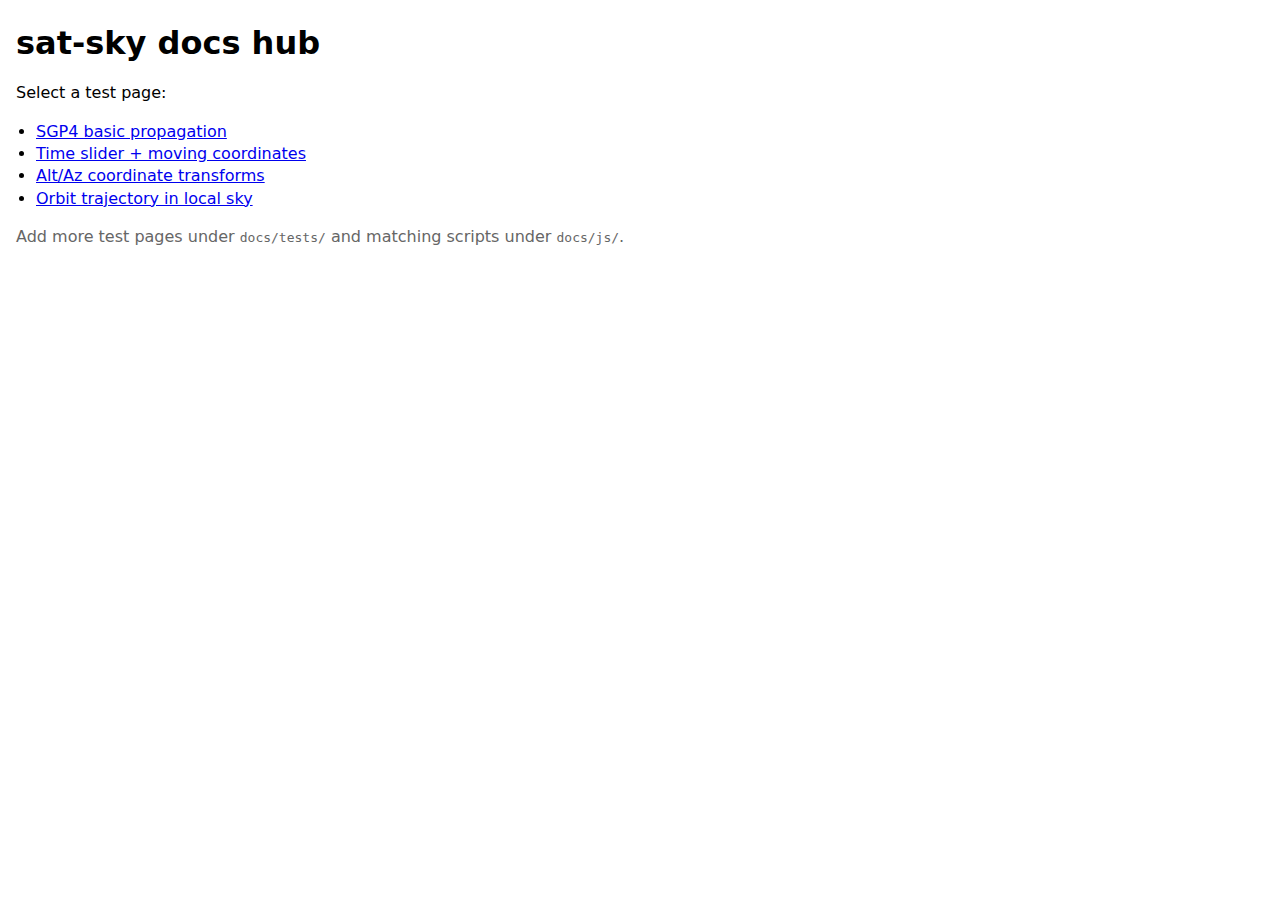
<file: docs/index.html>
<!doctype html>
<html lang="en">
<head>
  <meta charset="utf-8" />
  <meta name="viewport" content="width=device-width,initial-scale=1" />
  <title>sat-sky docs</title>
  <link rel="stylesheet" href="css/style.css" />
</head>
<body>
  <h1>sat-sky docs hub</h1>
  <p>Select a test page:</p>

  <ul>
    <li><a href="tests/sgp4-basic.html">SGP4 basic propagation</a></li>
    <li><a href="tests/time-slider.html">Time slider + moving coordinates</a></li>
    <li><a href="tests/altaz.html">Alt/Az coordinate transforms</a></li>
    <li><a href="tests/sky-trajectory.html">Orbit trajectory in local sky</a></li>
  </ul>

  <p class="muted">Add more test pages under <code>docs/tests/</code> and matching scripts under <code>docs/js/</code>.</p>
</body>
</html>
</file>
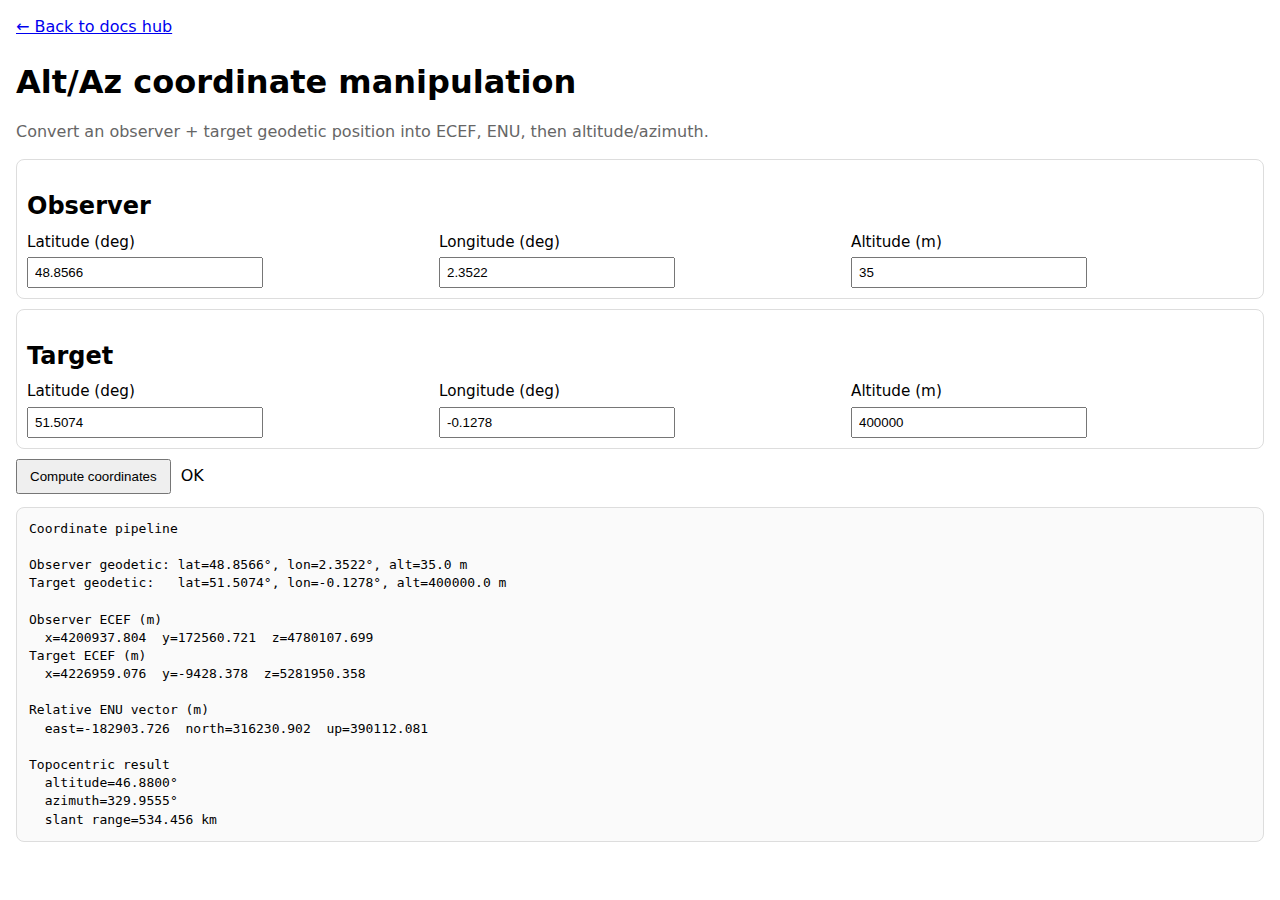
<file: docs/tests/altaz.html>
<!doctype html>
<html lang="en">
<head>
  <meta charset="utf-8" />
  <meta name="viewport" content="width=device-width,initial-scale=1" />
  <title>sat-sky — alt/az test</title>
  <link rel="stylesheet" href="../css/style.css" />
</head>
<body>
  <p><a href="../index.html">← Back to docs hub</a></p>
  <h1>Alt/Az coordinate manipulation</h1>
  <p class="muted">Convert an observer + target geodetic position into ECEF, ENU, then altitude/azimuth.</p>

  <div class="panel">
    <h2>Observer</h2>
    <div class="grid3">
      <label>Latitude (deg)<input id="obs-lat" type="number" step="0.0001" value="48.8566" /></label>
      <label>Longitude (deg)<input id="obs-lon" type="number" step="0.0001" value="2.3522" /></label>
      <label>Altitude (m)<input id="obs-alt" type="number" step="1" value="35" /></label>
    </div>
  </div>

  <div class="panel">
    <h2>Target</h2>
    <div class="grid3">
      <label>Latitude (deg)<input id="tgt-lat" type="number" step="0.0001" value="51.5074" /></label>
      <label>Longitude (deg)<input id="tgt-lon" type="number" step="0.0001" value="-0.1278" /></label>
      <label>Altitude (m)<input id="tgt-alt" type="number" step="1" value="400000" /></label>
    </div>
  </div>

  <div class="row">
    <button id="compute">Compute coordinates</button>
    <span id="status"></span>
  </div>

  <pre id="out">Ready.</pre>

  <script type="module" src="../js/altaz.js"></script>
</body>
</html>
</file>
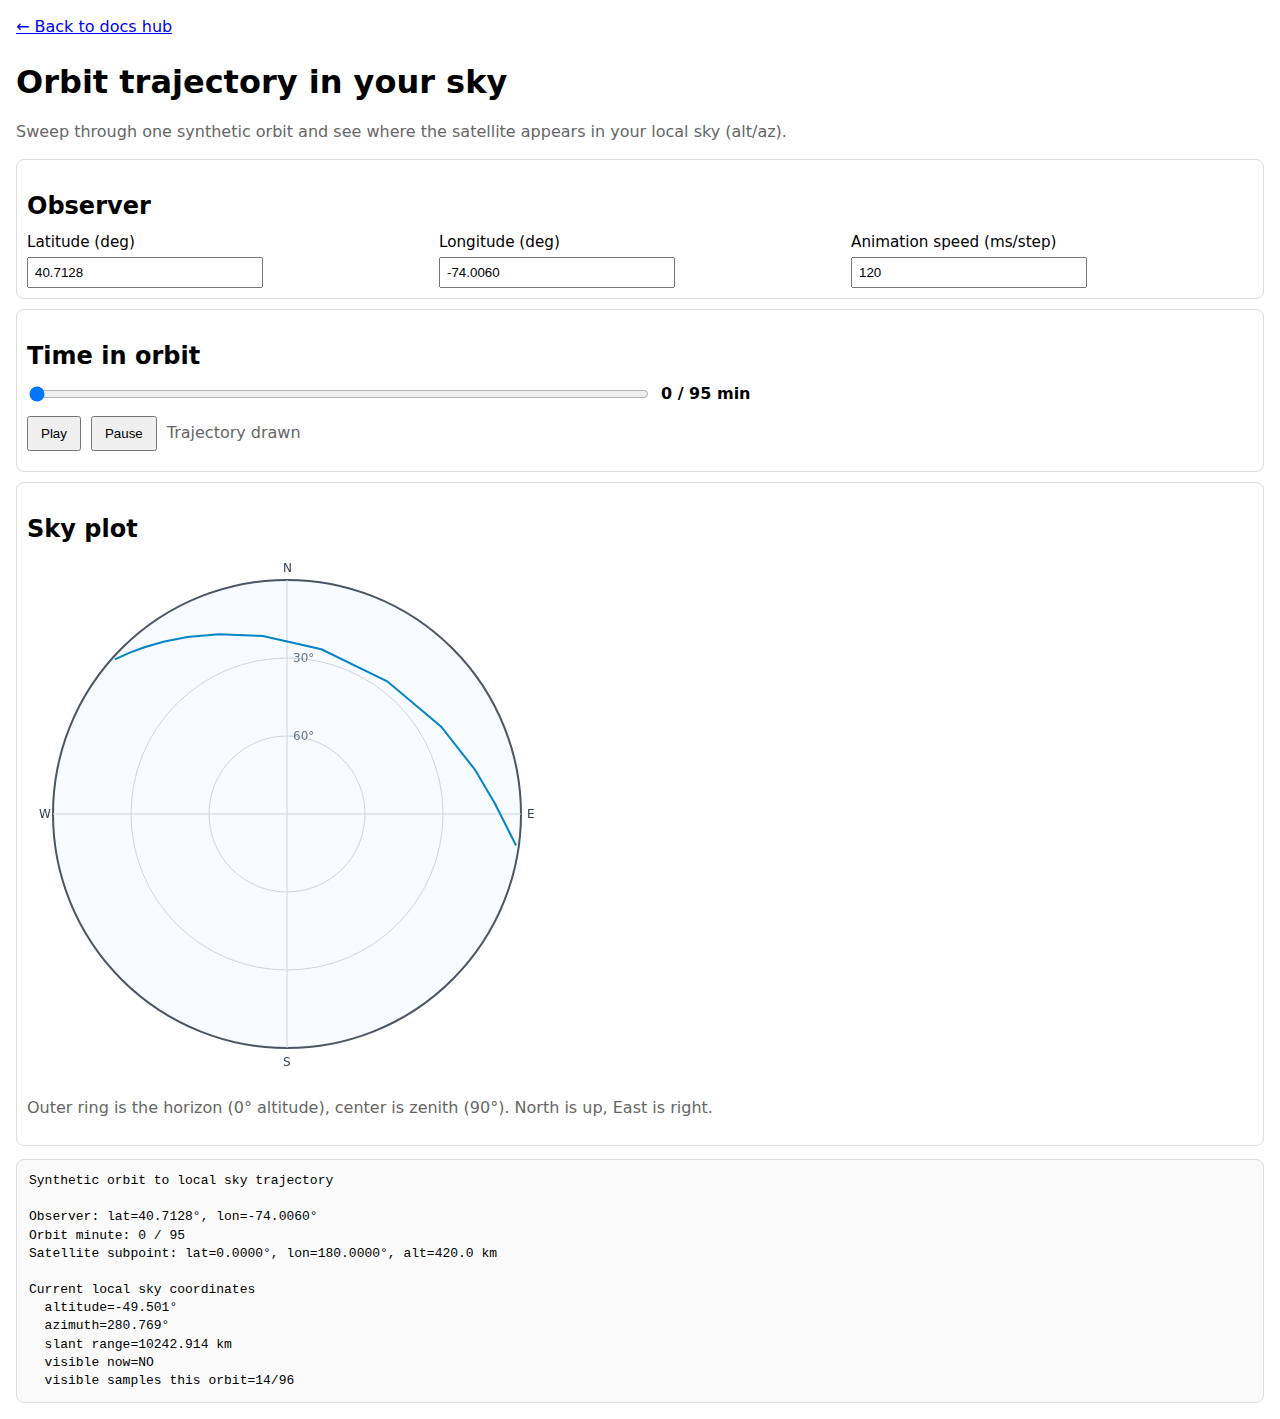
<file: docs/tests/sky-trajectory.html>
<!doctype html>
<html lang="en">
<head>
  <meta charset="utf-8" />
  <meta name="viewport" content="width=device-width,initial-scale=1" />
  <title>sat-sky — sky trajectory</title>
  <link rel="stylesheet" href="../css/style.css" />
</head>
<body>
  <p><a href="../index.html">← Back to docs hub</a></p>
  <h1>Orbit trajectory in your sky</h1>
  <p class="muted">Sweep through one synthetic orbit and see where the satellite appears in your local sky (alt/az).</p>

  <div class="panel">
    <h2>Observer</h2>
    <div class="grid3">
      <label>Latitude (deg)<input id="obs-lat" type="number" step="0.0001" value="40.7128" /></label>
      <label>Longitude (deg)<input id="obs-lon" type="number" step="0.0001" value="-74.0060" /></label>
      <label>Animation speed (ms/step)<input id="step-ms" type="number" step="10" min="20" value="120" /></label>
    </div>
  </div>

  <div class="panel">
    <h2>Time in orbit</h2>
    <div class="row">
      <input id="time-slider" type="range" min="0" max="95" step="1" value="0" />
      <strong id="time-label">0 / 95 min</strong>
    </div>
    <div class="row">
      <button id="play">Play</button>
      <button id="pause">Pause</button>
      <span id="status" class="muted"></span>
    </div>
  </div>

  <div class="panel">
    <h2>Sky plot</h2>
    <canvas id="sky-canvas" width="520" height="520" aria-label="Sky trajectory plot"></canvas>
    <p class="muted">Outer ring is the horizon (0° altitude), center is zenith (90°). North is up, East is right.</p>
  </div>

  <pre id="out">Loading…</pre>

  <script type="module" src="../js/sky-trajectory.js"></script>
</body>
</html>
</file>
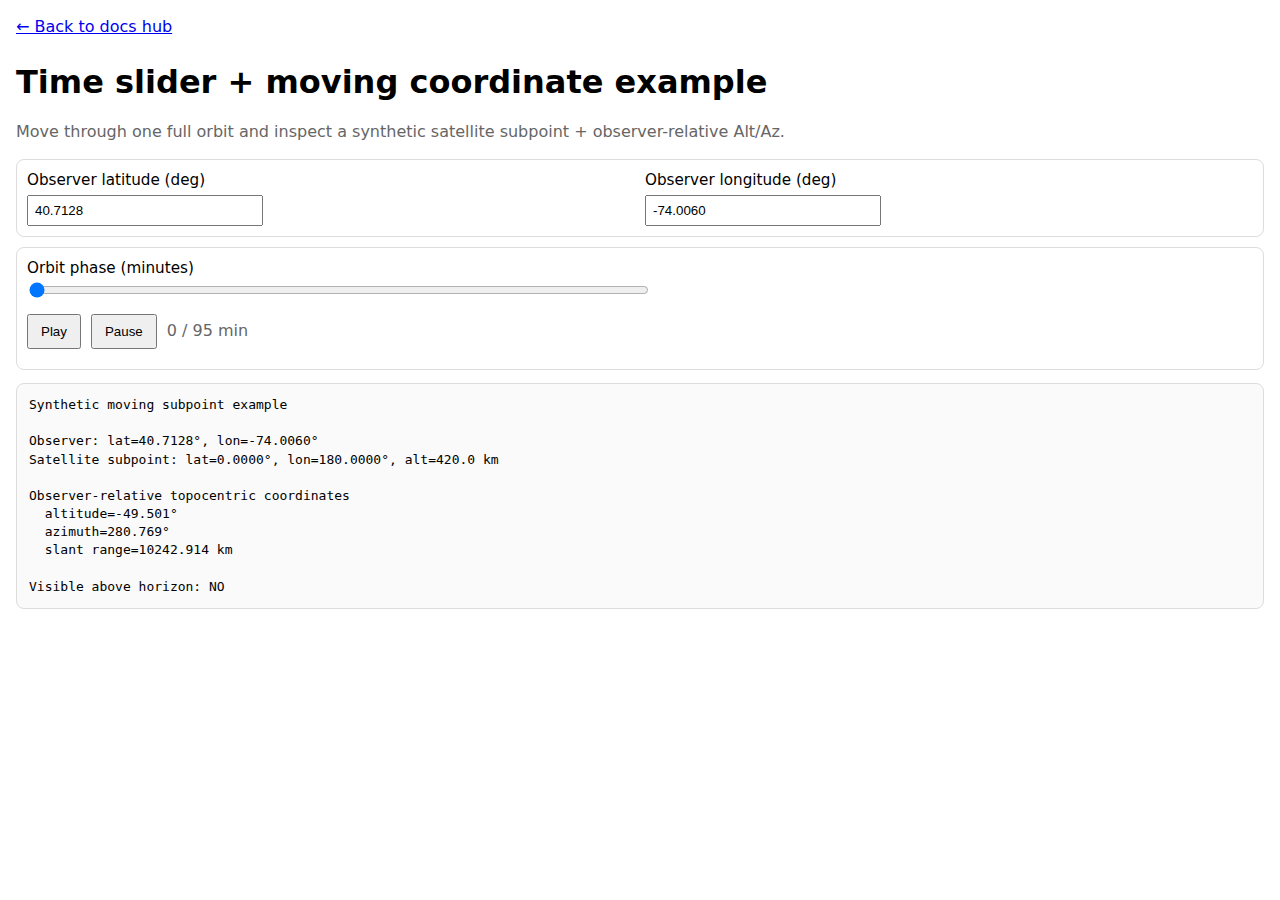
<file: docs/tests/time-slider.html>
<!doctype html>
<html lang="en">
<head>
  <meta charset="utf-8" />
  <meta name="viewport" content="width=device-width,initial-scale=1" />
  <title>sat-sky — time slider test</title>
  <link rel="stylesheet" href="../css/style.css" />
</head>
<body>
  <p><a href="../index.html">← Back to docs hub</a></p>
  <h1>Time slider + moving coordinate example</h1>
  <p class="muted">Move through one full orbit and inspect a synthetic satellite subpoint + observer-relative Alt/Az.</p>

  <div class="panel">
    <div class="grid2">
      <label>Observer latitude (deg)
        <input id="obs-lat" type="number" step="0.0001" value="40.7128" />
      </label>
      <label>Observer longitude (deg)
        <input id="obs-lon" type="number" step="0.0001" value="-74.0060" />
      </label>
    </div>
  </div>

  <div class="panel">
    <label for="time-slider">Orbit phase (minutes)</label>
    <input id="time-slider" type="range" min="0" max="95" value="0" step="1" />
    <div class="row">
      <button id="play">Play</button>
      <button id="pause">Pause</button>
      <span id="phase-label" class="muted"></span>
    </div>
  </div>

  <pre id="out">Ready.</pre>

  <script type="module" src="../js/time-slider.js"></script>
</body>
</html>
</file>
<file: docs/css/style.css>
:root {
  font-family: system-ui, -apple-system, Segoe UI, Roboto, sans-serif;
}

body {
  margin: 16px;
  line-height: 1.4;
}

h1,
h2 {
  margin-bottom: 0.5rem;
}

ul {
  padding-left: 1.25rem;
}

pre {
  padding: 12px;
  border: 1px solid #ddd;
  border-radius: 8px;
  overflow: auto;
  background: #fafafa;
}

.row {
  display: flex;
  gap: 10px;
  flex-wrap: wrap;
  align-items: center;
  margin: 10px 0;
}

button {
  padding: 8px 12px;
}

.muted {
  color: #666;
}

.panel {
  border: 1px solid #ddd;
  border-radius: 8px;
  padding: 10px;
  margin: 10px 0;
  background: #fff;
}

label {
  display: flex;
  flex-direction: column;
  gap: 4px;
  font-size: 0.95rem;
}

input[type="number"] {
  max-width: 220px;
  padding: 6px;
}

input[type="range"] {
  width: min(620px, 100%);
}

.grid2,
.grid3 {
  display: grid;
  gap: 10px;
}

.grid2 {
  grid-template-columns: repeat(auto-fit, minmax(220px, 1fr));
}

.grid3 {
  grid-template-columns: repeat(auto-fit, minmax(180px, 1fr));
}
</file>
